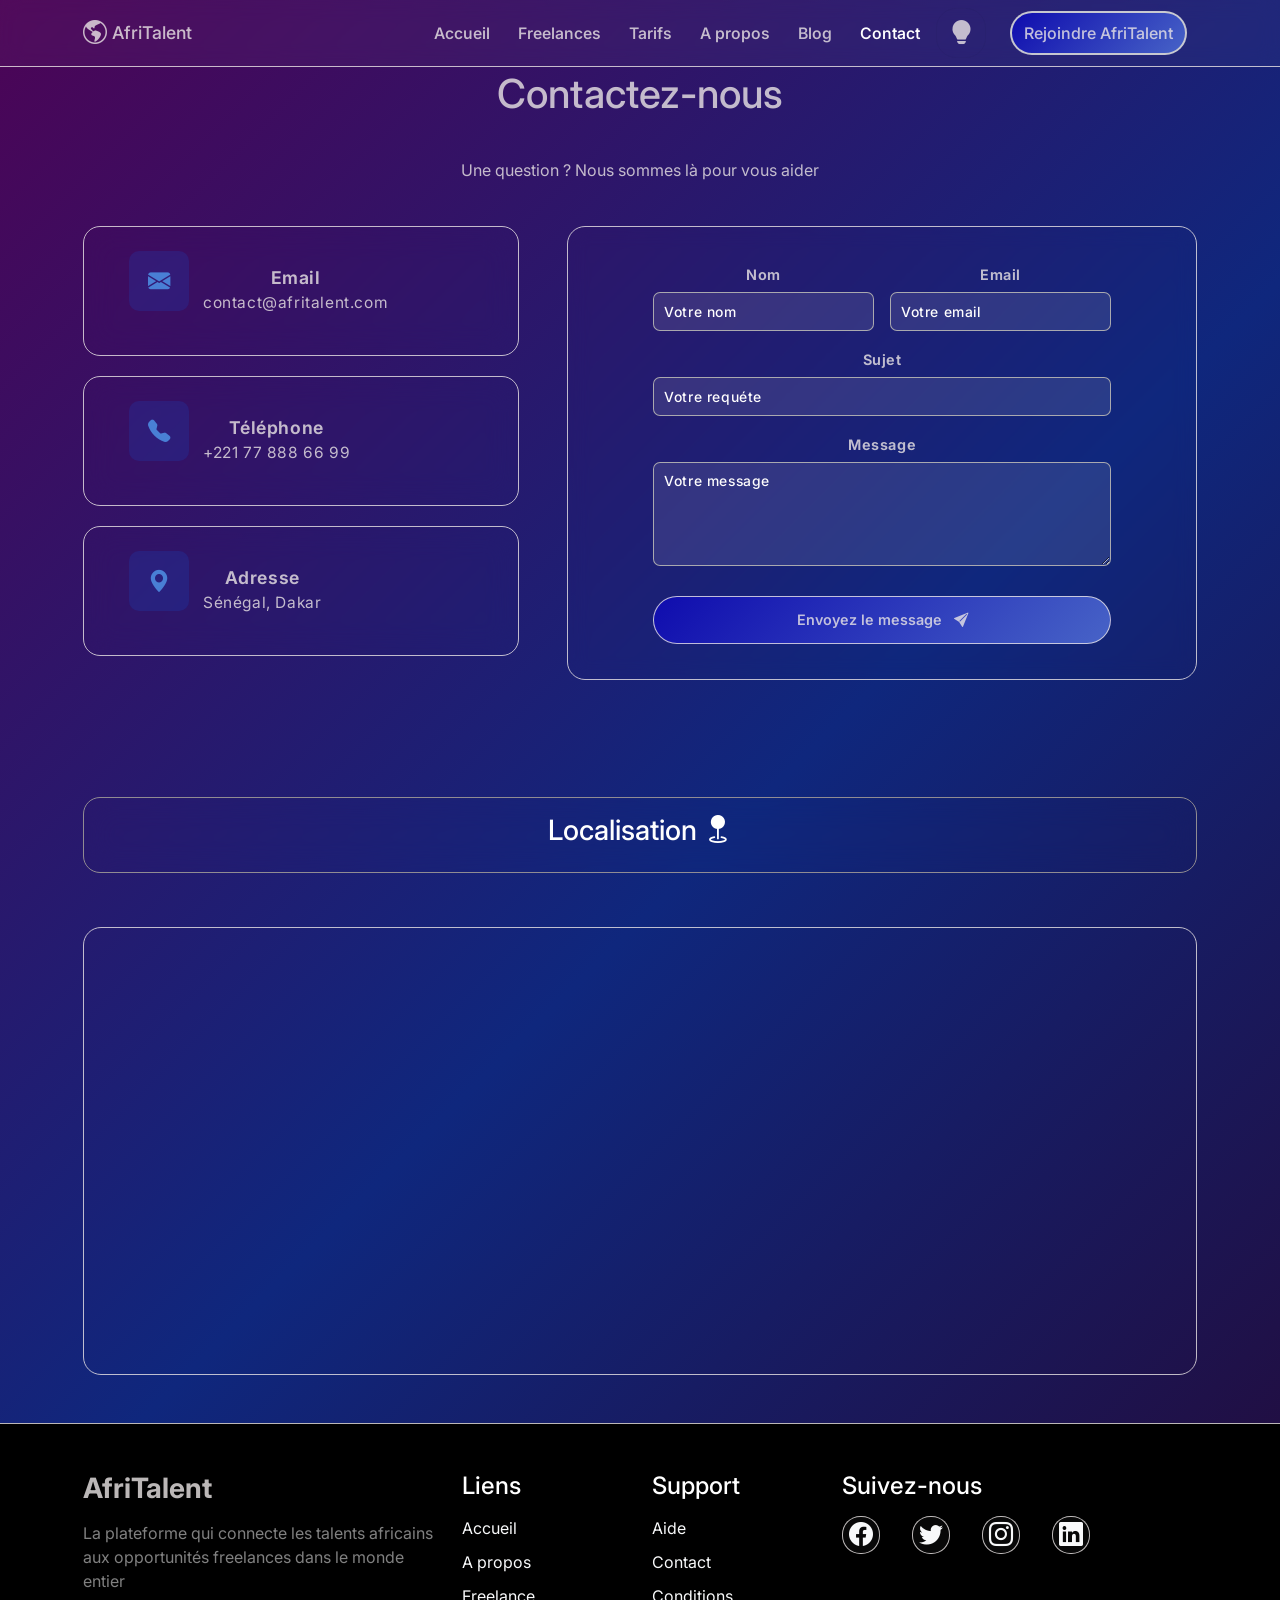
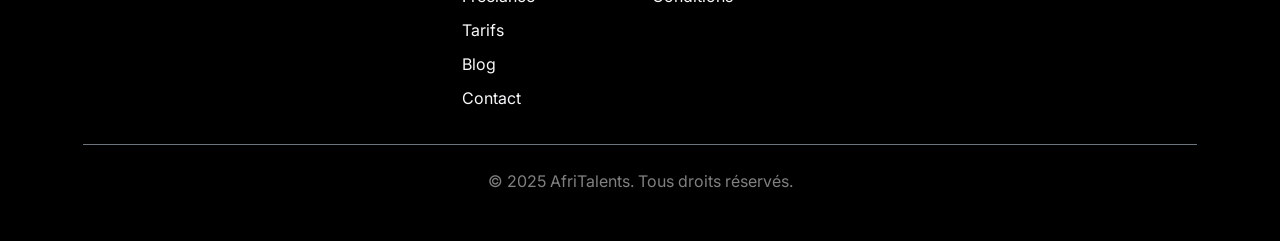
<file: contact.html>
<!DOCTYPE html>
<html lang="en">
<head>
    <!-- 
    ====================================== --> 
    <!-- METHADONNEES --> 
    <!--
    ====================================== -->
    <meta charset="UTF-8">
    <meta name="viewport" content="width=device-width, initial-scale=1.0">
    <title>Contact</title>
    <!-- 
    ====================================== --> 
    <!-- FEUILLES DE STYLE --> 
    <!--
    ====================================== -->
    <!-- Bootstrap CSS -->
    <link rel="stylesheet" href="https://cdn.jsdelivr.net/npm/bootstrap@5.3.0/dist/css/bootstrap.min.css">
    <!-- Bootstrap Icons -->
    <link rel="stylesheet" href="https://cdn.jsdelivr.net/npm/bootstrap-icons@1.13.1/font/bootstrap-icons.min.css">
    <!-- Fichier CSS -->
    <link rel="stylesheet" href="css/style.css" type="text/css">
    <!-- 
     ====================================== --> 
    <!-- GOOGLE FONTS --> 
    <!--
     ====================================== -->
    <link rel="preconnect" href="https://fonts.googleapis.com">
    <link rel="preconnect" href="https://fonts.gstatic.com" crossorigin>
    <link href="https://fonts.googleapis.com/css2?family=Inter:ital,opsz,wght@0,14..32,100..900;1,14..32,100..900&family=Poppins:ital,wght@0,100;0,200;0,300;0,400;0,500;0,600;0,700;0,800;0,900;1,100;1,200;1,300;1,400;1,500;1,600;1,700;1,800;1,900&display=swap" rel="stylesheet">
    <link rel="preconnect" href="https://fonts.googleapis.com">
    <link rel="preconnect" href="https://fonts.gstatic.com" crossorigin>
    <link href="https://fonts.googleapis.com/css2?family=Inter:ital,opsz,wght@0,14..32,100..900;1,14..32,100..900&family=Poppins:ital,wght@0,100;0,200;0,300;0,400;0,500;0,600;0,700;0,800;0,900;1,100;1,200;1,300;1,400;1,500;1,600;1,700;1,800;1,900&display=swap" rel="stylesheet">
</head>
<body>
    <!-- 
    ====================================== --> 
    <!-- BARRE DE NAVIGATION --> 
    <!--
    ====================================== -->
    <nav class="navbar navbar-expand-lg navbar-dark custom-navbar fixed-top"> 
      <div class="container">    
        <!-- Logo -->
        <a class="navbar-brand d-flex align-items-center" href="index.html">
            <i class="bi bi-globe-americas"></i>
            <span class="logo-text">Afri<span>Talent</span></span>
        </a>
        <!-- Bouton menu mobile -->
            <button class="navbar-toggler" type="button" 
                data-bs-toggle="collapse"
                data-bs-target="#navMenu"
                aria-controls="navMenu" 
                aria-expanded="false" 
                aria-label="Toggle navigation">
                <span class="navbar-toggler-icon"></span>
            </button>  
        <!-- Bouton menu principale -->
        <div class="collapse navbar-collapse" id="navMenu"> 
            <ul class="navbar-nav ms-auto fw-bold"> 
            <!-- Liens de navigation -->  
                <li class="nav-item"><a class="nav-link" 
                href="index.html">Accueil</a></li> 
                <li class="nav-item"><a class="nav-link" 
                 href="freelances.html">Freelances</a></li> 
                <li class="nav-item"><a class="nav-link" 
                href="tarifs.html">Tarifs</a></li> 
                <li class="nav-item"><a class="nav-link" href="about.html">A 
                propos</a></li> 
                <li class="nav-item"><a class="nav-link" 
                href="blog.html">Blog</a></li> 
                <li class="nav-item"><a class="nav-link active" 
                href="contact.html">Contact</a></li>
                <!-- Bouton théme -->
                <li class="nav-item"><button id="theme-toggle" class="btn btn-outline-secondary btn-sm mx-2"><i class="bi bi-lightbulb-fill fs-4"></i></button></li>
                <li class="nav-item ms-lg-3"><a class="nav-btn-cta" href="contact.html">Rejoindre AfriTalent</a></li>
                </ul> 
            </div> 
         </div> 
    </nav> 
<!-- 
====================================== --> 
<!-- CONTENU PRINCIPAL --> 
<!--
====================================== -->
<main>
<!-- 
====================================== --> 
<!-- SECTION CONTACT --> 
<!--
====================================== -->
<section class="contact-section">
    <div class="container">
        <div class="text-center mb-3">
           <h1 class="hero-title-text">Contactez-nous</h1>
           <p class="section-description">Une question ? Nous sommes là pour vous aider</p>
        </div>

        <div class="row g-5">
        <!-- Information de contact -->
            <div class="col-12 col-md-5">
                <div class="contact-info-wrapper">
                <!-- Carte email -->
                    <div class="water-card contact-info-item">
                        <div class="icon-box">
                        <i class="bi bi-envelope-fill"></i>
                    </div>
                    <div class="contact-info-text">
                    <h2>Email</h2>
                    <p>contact@afritalent.com</p>
                </div>
            </div>
            <!-- Carte telephone -->
            <div class="water-card contact-info-item">
                <div class="icon-box">
                    <i class="bi bi-telephone-fill"></i>
                </div>
                <div class="contact-info-text">
                <h2>Téléphone</h2>
                <p>+221 77 888 66 99</p>
                </div>
            </div>
            <!-- Carte adresse -->
            <div class="water-card contact-info-item">
                <div class="icon-box">
                    <i class="bi bi-geo-alt-fill"></i>
                </div>
                <div class="contact-info-text">
                <h2>Adresse</h2>
                <p>Sénégal, Dakar</p>
                </div>
            </div>
        </div>
    </div>
    <!-- 
    ====================================== --> 
    <!-- FORMULAIRE DE COLONNE --> 
    <!--
    ====================================== -->
    <div class="col-12 col-md-7">
        <div class="water-card contact-form-container">
            <form id="contactForm" class="contact-form">
                <div class="row g-3">
                    <!-- Champ Nom -->
                    <div class="form-group col-12 col-md-6">
                        <label for="name" class="form-label">Nom</label>
                        <input type="text" id="name" class="form-control" placeholder="Votre nom" required>
                        <small id="nameError" class="text-danger"></small>
                    </div>
                    <!-- Champ email -->
                     <div class="form-group col-12 col-md-6">
                        <label for="email" class="form-label">Email</label>
                        <input type="email" id="email" class="form-control" placeholder="Votre email" required>
                        <small id="emailError" class="text-danger"></small>
                    </div>
                    <!-- Champ sujet -->
                     <div class="col-12">
                        <label for="subject" class="form-label">Sujet</label>
                        <input type="text" id="subject" class="form-control" placeholder="Votre requéte" required>
                        <small id="subjectError" class="text-danger"></small>
                    </div>
                    <!-- Champ Message -->
                      <div class="form-group col-12">
                        <label for="message" class="form-label">Message</label>
                        <textarea class="form-control" id="message" rows="4" placeholder="Votre message" required></textarea>
                        <small id="messageError" class="text-danger"></small>
                    </div>
                    <!-- Bouton d'envoi -->
                    <div class="col-12">
                        <button type="submit" class="btn-btn-cta w-100">
                           Envoyez le message <i class="bi bi-send-fill ms-2"></i>
                        </button>
                    </div>
                </div>
            </form>
        </div>
      </div>
    </div>
</div>
</section>
<!-- 
====================================== --> 
<!-- SECTION LOCALISATION --> 
<!--
====================================== -->
<section class="container my-5 pt-4">
    <div class="water-card p-3">
        <h3 class=" text-white mb-2 px-2 text-center align-items-center">Localisation <i class="bi bi-geo-fill fs-3"></i></h3>
    </div>
    <!-- Carte Google Maps --> 
    <div class="map-container">
        <iframe src="https://www.google.com/maps/embed?pb=!1m18!1m12!1m3!1d123451.4979378498!2d-17.458238862055495!3d14.776953435369041!2m3!1f0!2f0!3f0!3m2!1i1024!2i768!4f13.1!3m3!1m2!1s0xec10b47b6b25bcd%3A0x93fc379138ad34b2!2sGuediawaye!5e0!3m2!1sen!2ssn!4v1778242115286!5m2!1sen!2ssn" allowfullscreen="" loading="lazy" referrerpolicy="no-referrer-when-downgrade"></iframe>
    </div>
</section>
</main>
<!-- 
====================================== --> 
<!-- PIED DE PAGE --> 
<!--
 ====================================== -->
<footer class="custom-footer mt-5 py-5"> 
    <div class="container">
    <!-- Colonne du footer -->
       <div class="row g-4">
        <!-- Présentation -->
           <div class="col-12 col-md-6 col-lg-4">
              <h3 class="fw-bold mb-3">AfriTalent</h3>
              <p class="text-white-50">La plateforme qui connecte les talents africains aux 
                opportunités freelances dans le monde entier
              </p>
        </div>
        <!-- Liens rapides -->
        <div class="col-6 col-md-3 col-lg-2">
            <h4 class="text-white mb-3">Liens</h4>
            <ul class="list-unstyled footer-links">
               <li><a href="index.html" class="text-light text-decoration-none">Accueil</a></li>
               <li><a href="about.html" class="text-light text-decoration-none">A propos</a></li>
               <li><a href="freelances.html" class="text-light text-decoration-none">Freelance</a></li>
               <li><a href="tarifs.html" class="text-light text-decoration-none">Tarifs</a></li>
               <li><a href="blog.html" class="text-light text-decoration-none">Blog</a></li>
               <li><a href="contact.html" class="text-light text-decoration-none">Contact</a></li>
            </ul>
        </div>
        <!-- Support -->
       <div class="col-6 col-md-3 col-lg-2">
           <h4 class="text-white mb-3">Support</h4>
           <ul class="list-unstyled footer-links">
              <li><a href="" class="text-light text-decoration-none">Aide</a></li>
              <li><a href="contact.html" class="text-light text-decoration-none">Contact</a></li>
              <li><a href="" class="text-light text-decoration-none">Conditions</a></li>
          </ul>
       </div>
       <!-- Réseaux sociaux -->
       <div class="col-12 col-md-12 col-lg-4">
           <h4 class="text-white mb-3">Suivez-nous</h4>
           <div class="d-flex gap-3 socials-icons">
               <a href="" class="text-light me-3" aria-label="Facebook"><i class="bi bi-facebook fs-4"></i></a>
               <a href="" class="text-light me-3" aria-label="Twitter"><i class="bi bi-twitter fs-4"></i></a>
               <a href="" class="text-light me-3" aria-label="Instagram"><i class="bi bi-instagram fs-4"></i></a>
               <a href="" class="text-light me-3" aria-label="Linkedin"><i class="bi bi-linkedin fs-4"></i></a>
           </div>
         </div>
      </div>
      <!-- Copyright -->
      <div class="border-top border-secondary mt-4 pt-4 text-center">
        <p class="text-white-50 mb-0">&copy; 2025 AfriTalents. Tous droits réservés.</p>
     </div>
 </div>
</footer> 
<!-- 
====================================== --> 
<!-- SCRIPTS JAVASCRIPT --> 
<!--
====================================== -->
    
<!-- Bootstrap JS -->
<script 
src="https://cdn.jsdelivr.net/npm/bootstrap@5.3.0/dist/js/bootstrap.bundle.min.js"
></script> 

<script src="js/main.js"></script>

</body>
</html>
</file>
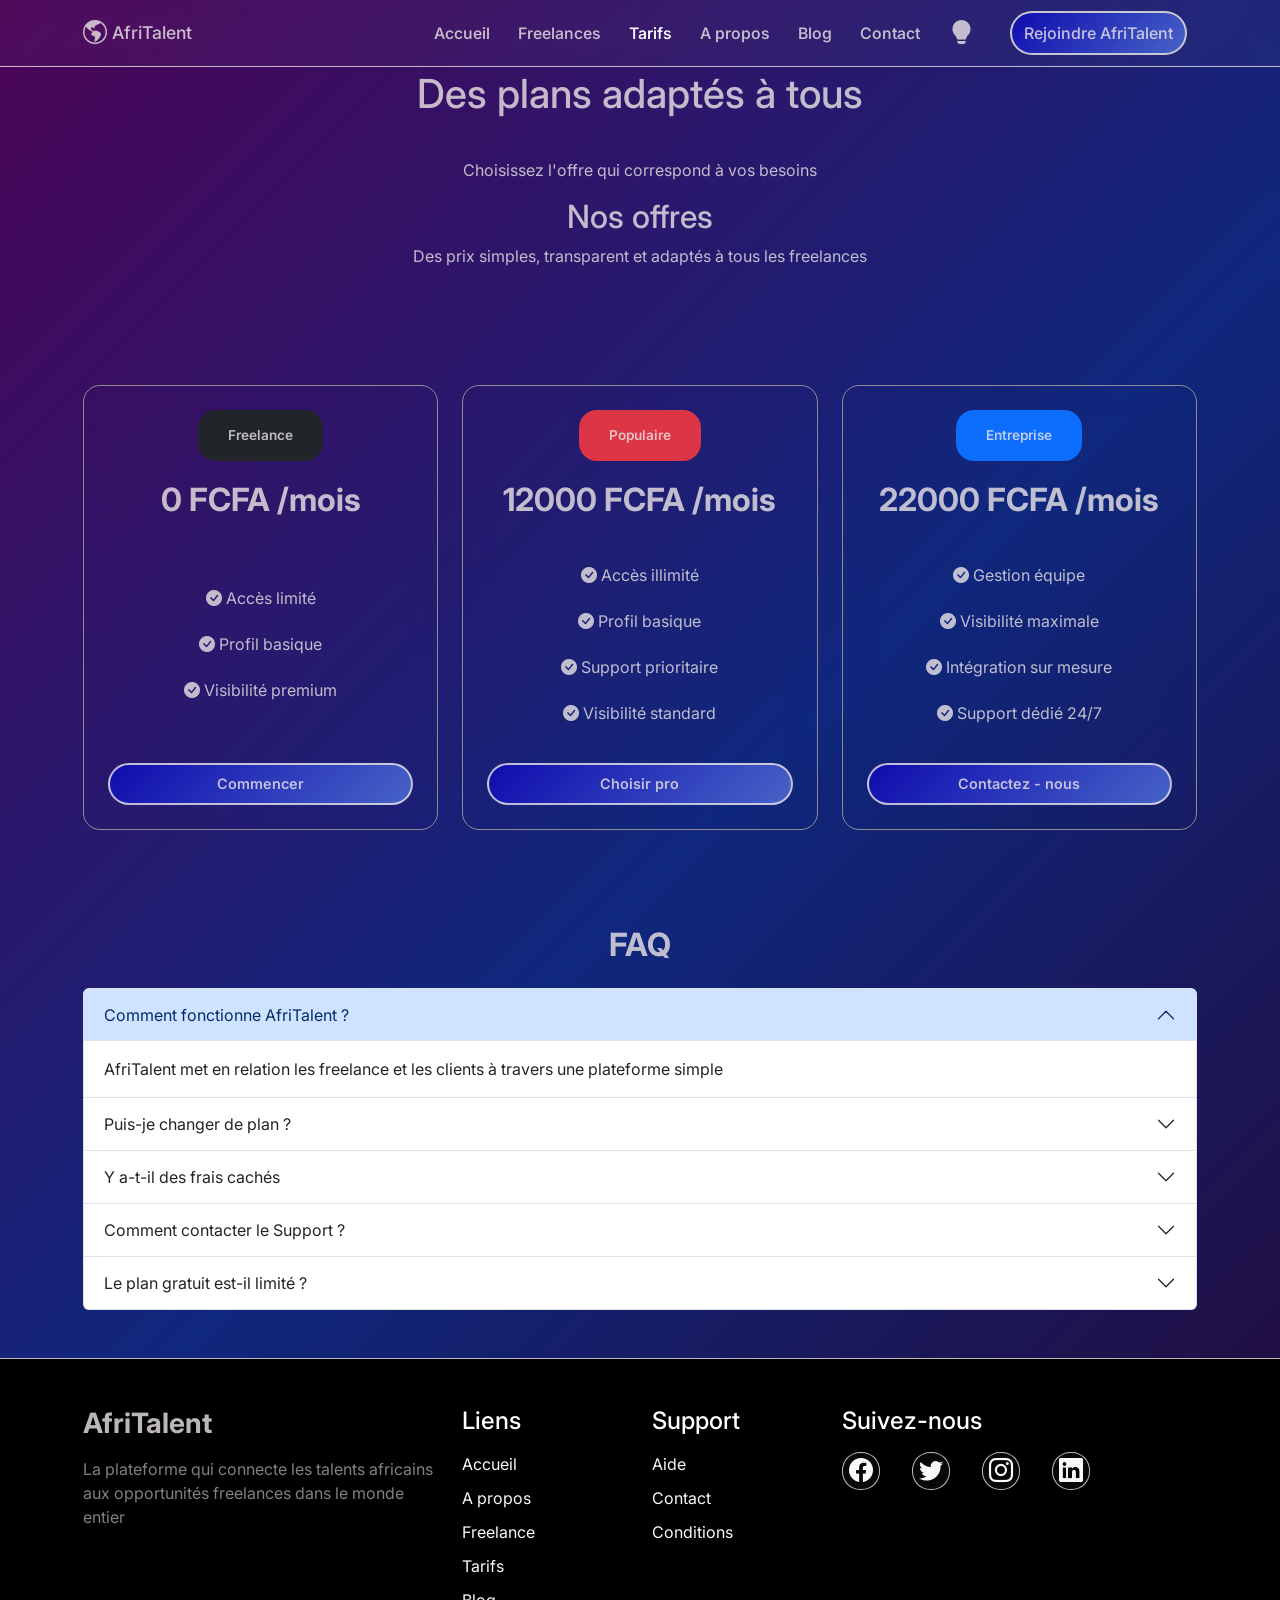
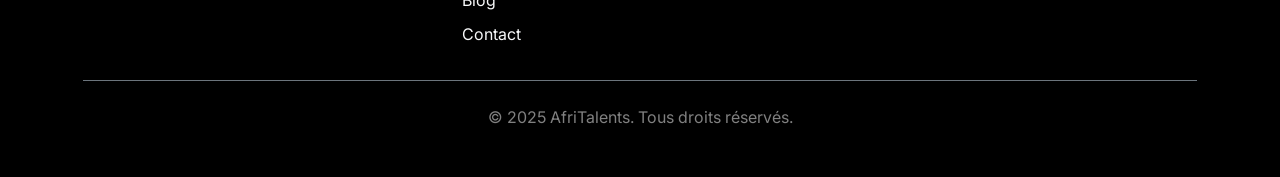
<file: tarifs.html>
<!DOCTYPE html>
<html lang="fr">
<head>
    <!-- 
    ====================================== --> 
    <!-- METHADONNEES --> 
    <!--
    ====================================== -->
    <meta charset="UTF-8">
    <meta name="viewport" content="width=device-width, initial-scale=1.0">
    <title>Tarifs</title>
     <!-- 
    ====================================== --> 
    <!-- FEUILLES DE STYLE --> 
    <!--
    ====================================== -->
    <!-- Bootstrap CSS -->
     <link rel="stylesheet" href="https://cdn.jsdelivr.net/npm/bootstrap@5.3.0/dist/css/bootstrap.min.css">
     <!-- Bootstrap Icons -->
     <link rel="stylesheet" href="https://cdn.jsdelivr.net/npm/bootstrap-icons@1.13.1/font/bootstrap-icons.min.css">
     <!-- Fichier CSS -->
      <link rel="stylesheet" href="css/style.css" type="text/css">
        <!-- 
    ====================================== --> 
    <!-- GOOGLE FONTS --> 
    <!--
    ====================================== -->
     <link rel="preconnect" href="https://fonts.googleapis.com">
     <link rel="preconnect" href="https://fonts.gstatic.com" crossorigin>
     <link rel="preconnect" href="https://fonts.googleapis.com">
     <link rel="preconnect" href="https://fonts.gstatic.com" crossorigin>  
     <link href="https://fonts.googleapis.com/css2?family=Inter:ital,opsz,wght@0,14..32,100..900;1,14..32,100..900&family=Poppins:ital,wght@0,100;0,200;0,300;0,400;0,500;0,600;0,700;0,800;0,900;1,100;1,200;1,300;1,400;1,500;1,600;1,700;1,800;1,900&display=swap" rel="stylesheet">
</head>
<body>
    <!-- 
    ====================================== --> 
    <!-- BARRE DE NAVIGATION --> 
    <!--
    ====================================== -->
    <nav class="navbar navbar-expand-lg navbar-dark custom-navbar fixed-top"> 
        <div class="container">    
            <!-- Logo -->
           <a class="navbar-brand d-flex align-items-center" href="index.html">
             <i class="bi bi-globe-americas"></i>
             <span class="logo-text">Afri<span>Talent</span></span>
           </a>
               <!-- Bouton menu mobile -->
               <button class="navbar-toggler" type="button" 
                  data-bs-toggle="collapse"
                  data-bs-target="#navMenu"
                  aria-controls="navMenu" 
                  aria-expanded="false" 
                  aria-label="Toggle navigation">
                  <span class="navbar-toggler-icon"></span>
              </button>  
              <!-- Bouton menu principale -->
            <div class="collapse navbar-collapse" id="navMenu"> 
                <ul class="navbar-nav ms-auto fw-bold"> 
                    <!-- Liens de navigation -->
                    <li class="nav-item"><a class="nav-link" 
                    href="index.html">Accueil</a></li> 
                    <li class="nav-item"><a class="nav-link" 
                    href="freelances.html">Freelances</a></li> 
                    <li class="nav-item"><a class="nav-link active" 
                    href="tarifs.html">Tarifs</a></li> 
                    <li class="nav-item"><a class="nav-link" href="about.html">A 
                    propos</a></li> 
                    <li class="nav-item"><a class="nav-link" 
                    href="blog.html">Blog</a></li> 
                    <li class="nav-item"><a class="nav-link" 
                    href="contact.html">Contact</a></li>
                    <!-- Bouton théme -->
                    <li class="nav-item"><button id="theme-toggle" class="btn btn-outline-secondary btn-sm mx-2"><i class="bi bi-lightbulb-fill fs-4"></i></button></li>
                    <li class="nav-item ms-lg-3"><a class="nav-btn-cta" href="contact.html">Rejoindre AfriTalent</a></li>
                </ul> 
            </div> 
         </div> 
    </nav> 
    <!-- 
    ====================================== --> 
    <!-- CONTENU PRINCIPAL --> 
    <!--
    ====================================== -->
<main>
<!-- 
====================================== --> 
<!-- EN-TETE DE TARIFICATION --> 
<!--
 ====================================== -->
<section class="price-section">
    <div class="pricing-header text-center">
        <h1>Des plans adaptés à tous</h1>
        <p>Choisissez l'offre qui correspond à vos besoins</p>
        <div class="text-center mb-4">
            <h2>Nos offres</h2>
            <p>Des prix simples, transparent et adaptés à tous les freelances</p>
        </div>
    </div>
</section>
<!-- 
====================================== --> 
<!-- CARTE DE TARIFICATION --> 
<!--
====================================== -->
<section class="container py-5">
    <div class="row g-4 justify-content-center">
        <!-- Plan Gratuit -->
        <div class="col-12 col-md-6 col-lg-4">
            <div class="water-card price-card p-4">
                <div class="price-header mb-4">
                    <span class="price-badge bg-dark">Freelance</span>
                    <h3 class="price-amount m-0">0 FCFA <span>/mois</span></h3>
                </div>
                    <ul class="price-features">
                        <li><i class="bi bi-check-circle-fill"></i>Accès limité</li>
                        <li><i class="bi bi-check-circle-fill"></i>Profil basique</li>
                        <li><i class="bi bi-check-circle-fill"></i>Visibilité premium</li>
                    </ul>
                    <button class="btn btn-pricing-action w-100 mt-3" aria-label="Veuillez commencer">Commencer</button>
                </div>  
            </div>
            <!-- Plan Professionel -->
            <div class="col-12 col-md-6 col-lg-4">
                <div class="water-card price-card p-4">
                    <div class="price-header mb-4">
                        <span class="price-badge bg-danger">Populaire</span>
                        <h3 class="price-amount m-0">12000 FCFA<span> /mois</span></h3>
                    </div>
                        <ul class="price-features">
                            <li><i class="bi bi-check-circle-fill"></i>Accès illimité</li>
                            <li><i class="bi bi-check-circle-fill"></i>Profil basique</li>
                            <li><i class="bi bi-check-circle-fill"></i>Support prioritaire</li>
                            <li><i class="bi bi-check-circle-fill"></i>Visibilité standard</li>
                        </ul>
                        <button class="btn btn-pricing-action w-100 mt-3" aria-label="Choisir l'offre pro">Choisir pro</button>
                    </div>  
                </div>
                <!-- Plan Entreprise -->
                <div class="col-12 col-md-6 col-lg-4">
                    <div class="water-card price-card p-4">
                        <div class="price-header mb-4">
                            <span class="price-badge bg-primary">Entreprise</span>
                            <h3 class="price-amount m-0">22000 FCFA<span> /mois</span></h3>
                        </div>
                        <ul class="price-features">
                            <li><i class="bi bi-check-circle-fill"></i>Gestion équipe</li>
                            <li><i class="bi bi-check-circle-fill"></i>Visibilité maximale</li>
                            <li><i class="bi bi-check-circle-fill"></i>Intégration sur mesure</li>
                            <li><i class="bi bi-check-circle-fill"></i>Support dédié 24/7</li>
                        </ul>
                        <button class="btn btn-pricing-action w-100 mt-3" aria-label="Veuillez nous contacter">Contactez - nous</button>
                    </div>  
               </div>
         </div>
 </section>
<!-- 
====================================== --> 
<!-- FAQ ACCORDEON EN BOOTSTRAPprice --> 
<!--
====================================== -->
<section class="container my-5">
    <h2 class="text-center fw-bold mb-4">FAQ</h2>
    <!-- Accordéon Bootstrap -->
    <div class="accordion" id="faq">
    <!-- Question 1 -->
        <div class="accordion-item">
            <h2 class="accordion-header"><button class="accordion-button" data-bs-toggle="collapse" data-bs-target="#q1">Comment fonctionne AfriTalent ?</button></h2>
            <div  id="q1" class="accordion-collapse collapse show">
                <div class="accordion-body">
                    AfriTalent met en relation les freelance et les clients à travers une plateforme simple
                </div>
            </div>
        </div>
         <!-- Question 2 -->
        <div class="accordion-item">
            <h2 class="accordion-header"><button class="accordion-button collapsed" data-bs-toggle="collapse" data-bs-target="#q2">Puis-je changer de plan ?</button></h2>
            <div id="q2" class="accordion-collapse collapse">
               <div class="accordion-body">
                Oui, vous pouvez changer votre plan à tout moment.
               </div>
            </div>
        </div>
          <!-- Question 3 -->
        <div class="accordion-item">
            <h2 class="accordion-header"><button class="accordion-button collapsed" data-bs-toggle="collapse" data-bs-target="#q3" >Y a-t-il des frais cachés </button></h2>
            <div id="q3" class="accordion-collapse collapse">
                <div class="accordion-body">
                    Non, tous les tarifs sont transparents
                </div>
            </div>
        </div>
        <!-- Question 4 -->
        <div class="accordion-item">
            <h2 class="accordion-header"><button class="accordion-button collapsed" data-bs-toggle="collapse" data-bs-target="#q4">Comment contacter le Support ?</button></h2>
            <div id="q4" class="accordion-collapse collapse">
                <div class="accordion-body">
                    Le Support est accessible via votre espace utilisateur.
                </div>
            </div>
        </div>
        <!-- Question 5 -->
        <div class="accordion-item">
            <h2 class="accordion-header"><button class="accordion-button collapsed" data-bs-toggle="collapse" data-bs-target="#q5">Le plan gratuit est-il limité ?</button></h2>
            <div id="q5" class="accordion-collapse collapse">
                <div class="accordion-body">
                    Oui, certaines fonctionnalités sont réservées aux plans payants.
                </div>
            </div>
        </div>
    </div>
</section>
</main>
<!-- 
====================================== --> 
<!-- PIED DE PAGE --> 
<!--
====================================== -->
<footer class="custom-footer mt-5 py-5"> 
   <div class="container">
       <!--Colonne du footer -->
       <div class="row g-4">
        <!--Présentation -->
           <div class="col-12 col-md-6 col-lg-4">
              <h3 class="fw-bold mb-3">AfriTalent</h3>
              <p class="text-white-50">La plateforme qui connecte les talents africains aux 
                opportunités freelances dans le monde entier
              </p>
        </div>
        <!-- Liens rapides -->
        <div class="col-6 col-md-3 col-lg-2">
            <h4 class="text-white mb-3">Liens</h4>
            <ul class="list-unstyled footer-links">
               <li><a href="index.html" class="text-light text-decoration-none">Accueil</a></li>
               <li><a href="about.html" class="text-light text-decoration-none">A propos</a></li>
               <li><a href="freelances.html" class="text-light text-decoration-none">Freelance</a></li>
               <li><a href="tarifs.html" class="text-light text-decoration-none">Tarifs</a></li>
               <li><a href="blog.html" class="text-light text-decoration-none">Blog</a></li>
               <li><a href="contact.html" class="text-light text-decoration-none">Contact</a></li>
            </ul>
        </div>
        <!-- Support -->
       <div class="col-6 col-md-3 col-lg-2">
           <h4 class="text-white mb-3">Support</h4>
           <ul class="list-unstyled footer-links">
              <li><a href="" class="text-light text-decoration-none">Aide</a></li>
              <li><a href="contact.html" class="text-light text-decoration-none">Contact</a></li>
              <li><a href="" class="text-light text-decoration-none">Conditions</a></li>
          </ul>
       </div>
       <!-- Réseaux sociaux -->
       <div class="col-12 col-md-12 col-lg-4">
         <h4 class="text-white mb-3">Suivez-nous</h4>
            <div class="d-flex gap-3 socials-icons">
               <a href="" class="text-light me-3" aria-label="Facebook"><i class="bi bi-facebook fs-4"></i></a>
               <a href="" class="text-light me-3" aria-label="Twitter"><i class="bi bi-twitter fs-4"></i></a>
               <a href="" class="text-light me-3" aria-label="Instagram"><i class="bi bi-instagram fs-4"></i></a>
               <a href="" class="text-light me-3" aria-label="Linkedin"><i class="bi bi-linkedin fs-4"></i></a>
           </div>
        </div>
      </div>
      <!-- Copyright -->
      <div class="border-top border-secondary mt-4 pt-4 text-center">
        <p class="text-white-50 mb-0">&copy; 2025 AfriTalents. Tous droits réservés.</p>
     </div>
 </div>
</footer> 
<!-- 
====================================== --> 
<!--SCRIPTS JAVASCRIPT --> 
<!--
====================================== -->
    
<!--Bootstrap JS -->
<script 
src="https://cdn.jsdelivr.net/npm/bootstrap@5.3.0/dist/js/bootstrap.bundle.min.js"
></script> 

<script src="js/main.js"></script>

</body>
</html>
</file>
<file: css/style.css>
/*
=========================================
====================/
/ VARIABLES GLOBALES/
/
========================================
===================*/ 
:root {
   --font-primary: 'Poppins',sans-serif;
   --font-secondary: 'Inter', sans-serif;

   --color-primary: linear-gradient(135deg, #0f0cae, #4763c7);
   --color-primary-hover: linear-gradient(180deg, #1f3677, #040b2b);
   --color-bg: linear-gradient(135deg, #4c0456 0%, rgb(15, 39, 125) 50%, #27062f 100%);
   --color-dark-overlay: rgba(17, 17, 18, 0.75);
   --color-text-muted:rgba(235, 230, 230, 0.796);

   --transition-fst: all 0.2s ease;
   --transition-sm: cubic-bezier(0.14, 1, 0.3, 1);
}
/*
=========================================
====================/
/ STYLE GLOBAUX/
/
========================================
===================*/ 
body {
    background: var(--color-bg);
    color: var(--color-text-muted);
    font-family: var(--font-secondary);
}
 h1,h2, h3, h4, h5, h6,p {
    color: var(--color-text-muted);
}
a {
    text-decoration: none;
}
.about-hero-section,
.hero-content,
.price-section,
.blog-hero,
.freelance-hero,
.contact-section {
    padding: 70px 0 45px 0;
    background-size: cover;
    position: relative;
    background-position: center;
    background-repeat: no-repeat;
}
.icon-box {
    width: 60px;
    height: 60px;
    background: rgba(13, 110, 254, 0.14);
    color: #497fd5;
    border-radius: 10px;
    display: flex;
    align-items: center;
    font-size: 1.4rem;
    justify-content: center;
    margin-bottom: 20px;
}
/*
=========================================
====================/
/NAVBAR/
/
========================================
===================*/ 
.navbar {
    background-color: rgba(254, 254, 254, 0.03);
    backdrop-filter: blur(10px);
    -webkit-backdrop-filter: blur(10px);
    border-bottom: 1px solid var(--color-text-muted);
    padding: 8px 0;
    transition: var(--transition-fst);
}
.navbar-nav {
    align-items: center;
}
.navbar-brand {
    font-weight: 690;
    font-size: 1.5rem;
    color: var(--color-text-muted);
    text-decoration: none;
}
.navbar-brand:hover {
    color: rgb(6, 52, 255);
}
.nav-link {
    color: var(--color-text-muted);
    font-weight: 550;
    font-size: 0.99rem;
    line-height: 1.2;
    margin-left: 12px;
    transition: var(--transition-fst);
    font-family: var(--font-secondary);
}
.nav-link:hover, .nav-link.active {
   color: rgb(5, 68, 216);
}
.navbar-scrolled {
    background-color:  rgba(14, 12, 12, 0.868);
    box-shadow: 0 4px 6px rgba(254, 254, 254, 0.02);
    padding: 8px 0;
}
.logo-text {
   font-size: 1.1rem;
   font-weight: 520;
   margin-left: 5px;
}
/*
=========================================
====================/
/ BUTTONS /
/
========================================
===================*/ 
.nav-btn-cta {
    background: var(--color-primary);
    color: var(--color-text-muted);
    border: 2px solid rgba(211, 211, 211, 0.933);
    padding: 8px 12px;
    border-radius: 45px;
    margin-right: 10px;
    text-decoration: none;
    font-weight: 520;
    transition: var(--transition-fst);
    display: inline-block;
}
.nav-btn-cta:hover {
    background: var(--color-primary-hover);
    transform: translateY(-3px);
    box-shadow: 0 8px 24px rgba(0, 196, 254, 0.3);
}
.btn-hero-cta {
    background: var(--color-primary);
    color: var(--color-text-muted);
    border: 1px solid var(--color-text-muted);
    transition: var(--transition-fst);
    border: 1px solid rgba(211, 211, 211, 0.933);
    padding: 10px 20px;
    display: inline-block;
    font-size: 1rem;
    border-radius: 48px;
    font-weight: 590;
    text-decoration: none;
    transition: var(--transition-fst);
}
.btn-hero-cta:hover {
    background: var(--color-primary-hover);
    color: var(--color-text-muted);
    transform: translateY(-3px);
    box-shadow: 0 8px 24px rgba(0, 196, 254, 0.3);
}
.btn-submit-water {
    background: var(--color-primary);
    color: var(--color-text-muted);
    border: 1px solid rgba(211, 211, 211, 0.933);
    padding: 6px 14px;
    transition: var(--transition-fst);
    border-radius: 20px;
    letter-spacing: 0.7px;
     
}
.btn-submit-water:hover {
    background: var(--color-primary-hover);
    transform: translateY(-3px);
    color: var(--color-text-muted);
    box-shadow: 0 8px 24px rgba(0, 196, 254, 0.3);
    border: 2px solid rgba(211, 211, 211, 0.933);
} 
.btn-pricing-action {
    background: var(--color-primary);
    color: var(--color-text-muted);
    transition: var(--transition-fst);
    font-weight: 590;
    font-size: 0.9rem;
    border: 2px solid var(--color-text-muted);
    padding: 8px 18px;
    border-radius: 28px;
}
.btn-pricing-action:hover {
    background: var(--color-primary-hover);
    color: var(--color-text-muted);
    box-shadow: 0 8px 24px rgba(0, 196, 254, 0.3);
    border: 2px solid var(--color-text-muted);
    transform: translateY(-3px);
}
.btn-filter {
    background: rgba(254, 254, 254, 0.04);
    border: 1px solid var(--color-text-muted);
    color: var(--color-text-muted);
    border: 1px solid rgba(181, 179, 179, 0.933);
    padding: 10px 35px;
    border-radius: 24px;
    font-size: 1rem;
    font-weight: 600;
    transition: var(--transition-fst);
}
.btn-filter:hover, .btn-filter.active {
    background: var(--color-primary);
    color: var(--color-text-muted);
}
/*
=========================================
====================/
/HERO-SECTION/
/
========================================
===================*/ 
.hero-section {
    background-repeat: no-repeat;
    background-size: cover;
    background-position: center;
    object-fit: cover;
    position: relative;
    min-height: 100vh;
    background-image :linear-gradient(180deg, rgba(0, 0, 0, 0.7) 0%, rgba(2, 3, 10, 0.816) 100%),url(https://images.unsplash.com/photo-1667818976270-f24b630a8c5f?w=500&auto=format&fit=crop&q=60&ixlib=rb-4.1.0&ixid=M3wxMjA3fDB8MHxzZWFyY2h8MjAwfHxmcmVlbGFuY2V8ZW58MHx8MHx8fDA%3D);
    display: flex;
}
.hero-overlay {
    position: absolute;
    top: 0;
    left: 0; 
    width: 100%;
    height: 100%;
    z-index: 1;
}
.hero-content-container {
    position: relative;
    z-index: 2;
    text-align: center;
}
.hero-title {
    font-size: 2.3rem;
    font-weight: 700;
    line-height: 1.6;
    color: var(--color-text-muted);
}
.hero-description {
    font-size: 1.1rem;
    font-weight: 600;
    color: var(--color-text-muted);
    margin-bottom: 36px;
    font-family: var(--font-secondary);
}
.hero-btn-separator {
    font-family: var(--font-primary);
    font-style: normal;
    font-size: 0.9rem;
    opacity: 0.8;
    margin: 10px 0;
    display: block;
}
.hero-btns span {
    font-family: var(--font-primary);
    font-size: 1.1rem;
    font-style: normal;
    opacity: 0.8;
}
.hero-stats-row {
    margin-top: 10px;
    max-width: 948px;
    margin-left: auto;
    margin-right: auto;
}
/*
=========================================
====================/
/CARTES GENERIQUES/
/
========================================
===================*/

.water-card {
    backdrop-filter: blur(15px);
    -webkit-backdrop-filter: blur(15px);
    border: 1px solid rgba(154, 149, 149, 0.929);
    border-radius: 17px;
    padding: 70px;
    text-align: center;
    transition: var(--transition-fst), box-shadow 0.3s ease;
    align-items: center;
}
.water-card small {
    color: rgba(254, 254, 254, 0.7);
    text-transform: uppercase;
    letter-spacing: 0.9px;
    font-weight: 590;
}
.water-card:hover {
    transform: translateY(-4px);
    box-shadow: 0 10px 22px rgba(55, 54, 54, 0.219);
}
/*
=========================================
====================/
/STATISTIQUES/
/
========================================
===================*/

.stat-box {
    padding: 10px;
    margin-top: 20px;
}
.stat-number {
    font-size: 2rem;
    font-weight: 900;
    line-height: 1.2;
    color: var(--color-text-muted);
    letter-spacing: 0.6px;
    margin-bottom: 4px;
    text-shadow: 0 0 14px rgba(204, 210, 212, 0.6);
}
.stat-number:hover {
   transform: scale(1.05);
   
}
.stat-label {
    display: block;
    font-size: 0.92rem;
    font-weight: 510;
    color: var(--color-text-muted);
    text-transform: uppercase;
    letter-spacing: 1px;
}
/*
=========================================
====================/
/FREELANCES/
/
========================================
===================*/

.freelance-card {
    text-align: left;
    padding: 28px 24px;
    height: 100%;
    display: flex;
    flex-direction: column;
    justify-content: space-between;
}
.freelance-card:hover .freelance-avatar-container img {
    transform: scale(1.06);
}
.freelance-card:hover .freelance-avatar-container {
    border-color: rgba(50, 48, 48, 0.6);
    box-shadow: 0 0 15px rgba(0, 195, 253, 0.24);
}
.freelance-badge {
    display: inline-flex;
    align-items: center;
    justify-content: center;
    gap: 5px;
    padding: 6px 17px;
    border-radius: 22px;
    font-size: 0.7rem;
    font-weight: 690;
    text-transform: uppercase;
    letter-spacing: 0.7px;
    backdrop-filter: blur(5px);
    margin-bottom: 20px;
    align-self: center;
}
.freelance-badge-junior {
    background: linear-gradient(135deg, #386b1a, #517e45);
    color: var(--color-text-muted);
}
.freelance-badge-senior {
    background: linear-gradient(135deg, #6b6b1a, #aea727);
    color: var(--color-text-muted);
}
.freelance-avatar-container {
    width: 100px;
    height: 100px;
    margin: 0 auto 12px auto;
    border-radius: 50%;
    border: 2px solid var(--color-text-muted);
    overflow: hidden;
    transition: var(--transition-fst);
}
.freelance-avatar-container img {
    width: 100%;
    height: 100%;
    object-fit: cover;
    transition: transform 0.4s ease;
}
.freelance-name {
    font-size: 1.10rem;
    font-weight: 695;
    margin-bottom: 3px;
    text-align: center;
}
.freelance-title {
    color: var(--color-text-muted);
    letter-spacing: 0.6px;
    font-size: 1rem;
    font-weight: 590;
    margin-bottom: 8px;
    text-align: center;
}
.freelance-exp {
    text-align: center;
    margin-bottom: 8px;
    font-size: 1.1rem;
    font-weight: 500;
    padding: 5px;
    color: rgba(0, 195, 253, 0.83);
}
.freelance-desc {
    font-size: 0.87rem;
    line-height: 1.4;
    text-align: center;
    color: rgba(235, 230, 230, 0.7);
    margin-bottom: 14px;
    flex-grow: 1;
}
.freelance-stars {
    text-align: center;
    color: gold;
    font-size: 0.8rem;
    letter-spacing: 2px;
    margin-bottom: 12px;
}
.btn-freelance {
    background: var(--color-primary);
    color: var(--color-text-muted);
    border: 1px solid var(--color-text-muted);
    border-radius: 18px;
    padding: 8px 16px;
    font-size: 0.8rem;
    font-weight: 590;
    transition: var(--transition-fst);
    width: 100%;
    
}
.btn-freelance:hover {
    background: var(--color-primary-hover);
    border: 1px solid rgba(211, 211, 211, 0.5);
    box-shadow: 0 8px 20px rgba(0, 196, 254, 0.3);
    border: 2px solid var(--color-text-muted);
    transform: translateY(-2px);
}
#freelance-list {
    row-gap: 26px;
    padding-left: 22px;
    padding-right: 22px;
}
.water-card.freelance-card {
    display: flex;
    flex-direction: column;
    height: 100%;
}
/*
=========================================
====================/
/TARIFICATION/
/
========================================
===================*/
.price-card {
    padding: 34px 24px;
    display: flex;
    text-align: center;
    flex-direction: column;
    justify-content: space-between;
    height: 100%;
    margin-bottom: 30px;
}
.price-card:hover {
    transform: translateY(-4px);
}
.price-badge {
    background-color: rgba(254, 254, 254, 0.05);
    padding: 15px 30px;
    border-radius: 18px;
    font-size: 0.85rem;
    font-weight: 600;
    display: inline-block;
    margin-bottom: 20px;
}
.price-amount {
    font-weight: 700;
    font-size: 1.5rem;
    margin-bottom: 8px;
}
.price-features {
    color: var(--color-text-muted);
}
.price-card ul {
    padding: 0;
    margin: 5px 0 0 0;
    display: flex;
    flex-direction: column;
    gap: 15px;
}
.price-amount small {
    font-size: 0.84rem;
    color: var(--color-text-muted);
    font-weight: 395;
}
.price-features li {
    font-size: 1rem;
    margin-bottom: 7px;
    display: flex;
    align-items: center;
    justify-content: center;
    gap: 4px;
}
/*
=========================================
====================/
/SECTION A PROPOS/
/
========================================
===================*/
.about-img-wrapper {
    position: relative;
    height: 350px;
    width: 100%;
    border: 1px solid var(--color-text-muted);
    overflow: hidden;
    border-radius: 14px;
}
.about-img-wrapper::before {
    content: '';
    position: absolute;
    top: 0;left: 0;width: 100%;height: 100%;
    z-index: 1;
    pointer-events: none;
}
.about-img-wrapper img {
    width: 100%;
    height: 400px;
    object-fit: cover;
    object-position: center;
    display: block;
}
.about-img-wrapper:hover img {
    transform: scale(1.04);
}
.team-section {
    padding: 58px 0;
}
.team-img-container{
    width: 150px;
    height: 120px;
    margin: 0 auto 15px auto;
    border-radius: 14px;
    overflow: hidden;
    margin-bottom: 18px;
}
.team-img-container img {
    width: 100%;
    height: 100%;
    object-fit: cover;
    transition: var(--transition-sm);
}
.values-card {
    padding: 30px;
    height: 100%;
    display: flex;
    flex-direction: column;
    align-items: center;
}
.team-card {
    height: 100%;
    display: flex;
    flex-direction: column;
    justify-content: flex-start;
    padding: 20px;
}
.team-card:hover .team-img-container img {
  transform: scale(1.04);
}
.team-card h3 {
    font-size: 1.21rem;
    font-weight: 690;
}
.team-socials i {
    display: flex;
    gap: 5px;
}
/*
=========================================
====================/
/BENTO GRID /
/
========================================
===================*/
.bento-card {
    padding: 24px;
    display: flex;
    flex-direction: column;
    justify-content: space-between;
    height: 100%;
    box-sizing: border-box;
}
.bento-grid {
    display: grid;
    grid-template-columns: repeat(3, 1fr);
    grid-auto-rows: minmax(140px, auto);
    gap: 15px;
    padding: 20px 0; 
}
.bento-grid .bento-card:nth-child(1) {
    grid-column: 1 / span 2;
    grid-row: 3 / span 1;
}
.bento-grid .bento-card:nth-child(2) {
    grid-column: 3 / span 1;
    grid-row: 1 / span 2;
}
.bento-grid .bento-card:nth-child(3) {
    grid-column: 3 / span 1;
    grid-row: 3 / span 1;
}
.bento-grid .bento-card:nth-child(4) {
    grid-column: 1 / span 2;
    grid-row: 1 / span 2;
}
.bento-card i {
    font-size: 2rem;
    color: var(--color-primary);
    margin-bottom: 14px;
}
.bento-card p {
    color: var(--color-text-muted);
    font-size: 0.85rem;
    margin: 0;
}
.bento-card h3 {
    font-size: 1.27rem;
    margin-bottom: 5px;
}
.bento-card-desc {
    font-size: 1.5rem;
    font-weight: 500;
    color: var(--color-text-muted);
    line-height: 1.9;
    margin-bottom: 14px;
}
/*
=========================================
====================/
/BLOG /
/
========================================
===================*/
.blog-grid-section {
    padding: 38px 0 65px 0;
    margin-bottom: 40px;
}
.blog-card {
    display: flex;
    flex-direction: column;
    width: 100%;
    height: 100%;
    overflow: hidden;
    text-align: left;
    height: 414px;
    padding: 0;
}
.blog-img-wrapper {
    position: relative;
    width: 100%;
    height: 200px;
    margin-bottom: 0;
    overflow: hidden;
    border-radius: 12px 12px 0 0;
}
.blog-img {
    width: 100%;
    height: 200px;
    object-fit: cover;
    border-radius: 0;
    transition: var(--transition-sm);
}
.blog-card:hover .blog-img {
    transform: scale(1.03);
}
.blog-badge {
    position: absolute;
    left: 1px;
    top: 1px;
    background: var(--color-primary);
    color: var(--color-text-muted);
    border: 1px solid var(--color-primary);
    transition: var(--transition-fst);
    letter-spacing: 0.6px;
    padding: 3px 8px;
    font-size: 0.7rem;
    font-weight: 590;
    border-radius: 12px;
    text-transform: uppercase;
}
.blog-card-title {
    color: var(--color-text-muted);
    font-size: 1.1rem;
    font-weight: 590;
    line-height: 1.1;
    margin-top: 23px;
}
.blog-card-body {
    padding: 16px;
    display: flex;
    flex-direction: column;
    flex-grow: 1;
}
.section-description {
    color: var(--color-text-muted);
    margin-bottom: 44px;
    max-width: 680px;
    margin-left: auto;
    margin-right: auto;
}
.blog-card-text {
    font-size: 0.9rem;
    color: var(--color-text-muted);
    line-height: 1.2;
    margin-top: 8px;
}
.blog-card-footer {
    display: flex;
    justify-content: space-between;
    align-items: center;
    color: var(--color-text-muted);
    padding-top: 16px;
    margin-top: auto;
    border-top: 1px solid var(--color-text-muted);
}
.blog-card-footer i {
    margin-right: 5px;
}
.filter-buttons-group {
    display: flex;
    justify-content: center;
    gap: 10px;
    flex-wrap: wrap;
    margin-bottom: 43px;
}
/*
=========================================
====================/
/ CONTACT /
/
========================================
===================*/
.contact-info-item {
    padding: 24px 45px;
    margin-bottom: 20px;
    display: flex;
    flex-direction: row;
    border: 1px solid var(--color-text-muted);
    justify-content: flex-start;
    align-items: center;
    gap: 14px;
    text-align: center;
}
.contact-info-text h2 {
    font-size: 1.1rem;
    font-weight: 650;
    letter-spacing: 0.6px;
    margin-bottom: 3px;
    color: var(--color-text-muted);
}
.contact-info-text p {
    font-size: 0.97rem;
    color: var(--color-text-muted);
    letter-spacing: 0.6px;
    margin: 0;
}
.contact-form-container {
    min-height: 430px;
    backdrop-filter: blur(10px);
    -webkit-backdrop-filter: blur(10px);
    border: 1px solid var(--color-text-muted);
    border-radius: 18px;
    padding: 35px 85px;
    height: auto;
}
.contact-info-item .icon-box {
    display: flex;
    justify-content: center;
    align-items: center;
    flex-shrink: 0;
}
.contact-form {
    display: flex;
    flex-direction: column;
    gap: 8px;
}
.form-label {
    color: var(--color-text-muted);
    font-size: 0.9rem;
    font-weight: 650;
    line-height: 1.5;
    padding: 0;
    margin-bottom: 6px;
    letter-spacing: 0.6px;
}
.form-control {
    background-color: rgba(254, 254, 254, 0.1);
    border: 1px solid var(--color-text-muted);
    color: var(--color-text-muted);
     letter-spacing: 0.6px;
     font-size: 0.9rem;
     font-weight: 490;
     border: 1px solid rgba(181, 179, 179, 0.933);
    padding: 8px 10px;
    border-radius: 7px;
    transition: var(--transition-fst);
}
.form-control:focus {
    background: var(--color-text-muted);
    border-color: var(--color-primary);
}
.form-control::placeholder {
    color: rgb(255, 254, 254);
    font-size: 0.87rem;
}
/*
=========================================
====================/
/ CARTE MAP /
/
========================================
===================*/
.map-container {
    margin-top: 54px;
    border-radius: 18px;
    overflow: hidden;
    border: 1px solid var(--color-text-muted);
}
.map-container iframe {
    width: 100%;
    height: 400px;
    display: block;
    border: none;
}
/*
=========================================
====================/
/ CAROUSEL /
/
========================================
===================*/
.carousel-inner {
    padding: 20px;
}
#africarousel {
    position: relative;
}
.carousel-control-prev,
.carousel-control-next {
    width: 6%;
    opacity: 1;
    z-index: 10;
}
.carousel-control-next-icon,
.carousel-control-prev-icon {
    background-color: rgba(50, 48, 48, 0.6);
    border-radius: 50%;
    padding: 18px;
}
.carousel-control-next-icon:hover,
.carousel-control-prev-icon:hover {
    background-color: #8d8a8a;
}
.avatar-container {
    display: flex;
    justify-content: center;
    margin-bottom: 1.5rem;
}
.avatar-container img {
    width: 70px;
    height: 70px;
    border-radius: 50%;
    object-fit: cover;
    border-color: 2px solid rgb(144, 195, 188) #0084ff;
    box-shadow: 0 4px 10px rgba(254, 254, 254, 0.02);
    transition:  transform 0.3s ease;
}
.avatar-container img:hover {
    transform: scale(1.3);
}
/*
=========================================
====================/
/ FOOTER /
/
========================================
===================*/
.custom-footer {
    background-color: rgb(0, 0, 0); 
    backdrop-filter: blur(10px);
    -webkit-backdrop-filter: blur(10px);
    padding: 35px 0 18px 0 ;
    border-top:  1px solid var(--color-text-muted);
    margin-top: 60px;
}
.footer h5 {
    color: var(--color-text-muted);
    letter-spacing: 0.6px;
    font-size: 1.14rem;
    font-weight: 695;
    margin-bottom: 18px;
}
.footer p {
    color: var(--color-text-muted);
    font-size: 0.87rem;
    line-height: 1.2;
}
.footer-links {
    list-style: none;
    padding: 0;
    margin: 0;
}
.footer-links li {
    margin-bottom: 10px;
}
.footer-links a {
    color: var(--color-text-muted);
    text-decoration: none;
    font-size: 1rem;
    transition: var(--transition-fst);
}
.footer-links a:hover {
    color: rgb(17, 87, 217);
    padding-left: 14px;
}
.btn-btn-cta {
    background: var(--color-primary);
    color: var(--color-text-muted);
    transition: var(--transition-fst);
    font-weight: 590;
    width: 100%;
    display: inline-block;
    width: 100%;
    margin-top: 14px;
    font-size: 0.9rem;
    text-decoration: none;
    border: 1px solid var(--color-text-muted);
    padding: 12px 20px;
    text-align: center;
    border-radius: 25px;   
}
.btn-btn-cta:hover {
    background: var(--color-primary-hover);
    transform: translateY(-3px);
    color: var(--color-text-muted);
    box-shadow: 0 8px 24px rgba(0, 196, 254, 0.3);
}
.socials-icons {
    display: flex;
    gap: 14px;
    margin-top: 14px;
}
.socials-icons a {
    width: 38px;
    height: 38px;
    background-color: rgba(254, 254, 254, 0.03);
    border: 1px solid var(--color-text-muted);
    color: var(--color-text-muted);
    border-radius: 48%;
    display: flex;
    align-items: center;
    justify-content: center;
    text-decoration: none;
    transition: var(--transition-fst);
}
.socials-icons a:hover {
    background: var(--color-primary);
    border-color: var(--color-primary);
    transform: translateY(-3px);
}
/*
=========================================
====================/
/ MODE SOMBRE /
/
========================================
===================*/
#theme-toggle {
    margin-left: 15px;
    margin-right: 15px;
    padding: 6px 12px;
    border-radius: 20px;
    font-size: 0.98rem;
    font-weight: 700px;
    cursor: pointer;
    border: 1px solid rgba(17, 56, 16, 0.03);
    color: var(--color-text-muted);
    transition: all 0.3s ease;
}
#theme-toggle:hover{
    background: rgb(167, 166, 168);
    color: rgb(10, 71, 255);
}
.dark-mode{
    background: linear-gradient(135deg, #192020 0%, #020203 50%, #051026 100%);
    color: #ffffff;
}
/*
=========================================
====================/
/ BACK-TO-TOP /
/
========================================
===================*/
.back-to-top{
    position: fixed;
    bottom: 20px;
    right: 20px;
    display: none;
    background: var(--color-primary);
    color: var(--color-text-muted);
    border: none;
    padding: 5px 10px;
    border-radius: 5px;
    cursor: pointer;
    z-index: 1000;
    transition: opacity 0.3s ease;
}
.back-to-top:hover{
    background: var(--color-primary-hover);
    color: var(--color-text-muted);
    box-shadow: 0 8px 24px rgba(0, 196, 254, 0.3);
}
/*
=========================================
====================/
/ RESPONSIVE TABLETTES/
/
========================================
===================*/ 
@media (max-width: 991px) {
    .navbar-collapse {
        background: rgba(14, 12, 12, 0.96);
        padding: 18px 14px;
        border-radius: 12px;
        margin-top: 10px;
        border: 1px solid rgba(154, 147, 147, 0.03);
    }
    .navbar-nav {
        gap: 10px;
        align-items: flex-start;
    }
    .nav-item {
        width: 100%;
    }
    .nav-link {
        margin-left: 0;
        padding: 8px 0;
    }
    .nav-btn-cta {
        width: 100%;
        text-align: center;
        margin: 10px 0 0 0;
    }
    #theme-toggle {
        margin: 8px 0;
    }
}
/*
=========================================
====================/
/ RESPONSIVE MOBILE/
/
========================================
===================*/ 
@media (max-width: 575px) {
    .hero-section {
        min-height: 100vh;
        padding: 80px 0 30px 0;
        display: flex;
        align-items: center;
    }
    .hero-overlay {
        padding: 20px 0;
    }
    .hero-content-container {
        padding: 0 18px;
    }
    .hero-content {
        text-align: center;
    }
    .hero-title {
        font-size: 1.3rem;
        line-height: 1.3;
        margin-bottom: 12px;
        padding: 0 8px;
    }
    .hero-description {
        font-size: 0.83rem;
        line-height: 1.4;
        margin-bottom: 26px;
        padding: 0 10px;
        opacity: 0.8;
    }
    .hero-btns {
        display: flex;
        flex-direction: column;
        align-items: center;
        gap: 0;
        margin-bottom: 38px;
    }
    .hero-btns span {
        font-family: var(--font-primary);
        font-style: normal;
        font-size: 0.8rem;
        opacity: 0.8;
        margin: 6px 0;
    }
    .btn-hero-cta {
        width: 85%;
        max-width: 278px;
        padding: 8px 15px;
        font-size: 0.9rem;
        font-weight: 600;
        border-radius: 12px;
        margin: 0;
    }
    .hero-stats-row {
        margin-top: 0;
        gap: 8px;
        padding: 0 8px;
    }
    .hero-stats-row .col-6, .hero-stats-row .col-md-4 {
        flex: 0 0 calc(50% - 5px);
        max-width: calc(50% - 5px);
        padding: 0;
    }
    .stat-box {
        padding: 6px 6px;
        border: 1px solid rgba(154, 147, 147, 0.03);
        border-radius: 8px;
        height: 100%;
    }
    .stat-number {
        font-size: 1.3rem;
        font-weight: 690;
        display: block;
        margin-bottom: 2px;
    }
    .blog-card {
       width: 100%;
    }
    .btn-filter {
        padding: 7px 14px;
        font-size: 0.84rem;
    }
    .filter-buttons-group {
        gap: 6px;
        margin-bottom: 18px;
    }
    .stat-label {
        font-size: 0.6rem;
        text-transform: uppercase;
        letter-spacing: 0.6px;
        opacity: 0.7;
        line-height: 1.2;
    }
    .stat-box small {
        display: none;
    }
    .contact-section {
        padding: 38px 0;
    }
    .contact-form-container {
        padding: 14px;
    }
}
/*
=========================================
====================/
/ RESPONSIVE TABLETTE LG/
/
========================================
===================*/ 
@media (min-width: 768px) and (max-width: 991px) {
  .hero-title, .freelance-hero, .hero-title-text, .pricing-header h1 {
       font-size: 1.8rem;
   }
  .hero-section {
       min-height: 50vh;
       padding: 48px 0 ;
   }
  .hero-btns {
       flex-direction: row;
       justify-content: center;
   }
  .btn-hero-cta, .btn-cta {
       width: auto;
       min-width: none;
   }
  .hero-stats-row .col-md-4 {
       flex: 0 0 33.333%;
       max-width: 33.333%;
   }

  .freelance-card {
       padding: 22px;
   }
  .search-filter-bar .col-md-4 {
       flex: 0 0 33.333%;
       max-width: 33.333%;
   }
  .price-card {
       padding: 26px 18px;
   }
  .price-amount {
       font-size: 1.5rem;
   }
  .about-img-wrapper {
       height: 290px;
   }
  .team-img-container {
       height: 108px;
       width:  108px;
   }
  .values-card {
      padding: 24px 18px;
   }
  .about-section .col-sm-4 {
      flex: 0 0 33.333%;
      max-width: 33.333%;
   }
  .blog-img-wrapper {
      height: 188px;
   }
  .blog-card-title {
      font-size: 1.03rem;
   }
  .btn-filter {
      padding: 8px 16px;
   }
  .contact-section .row > div {
      flex: 0 0 100%;
      max-width: 100%;
   }
  .contact-info-item {
      flex-direction: column;
      padding: 20px 20px;
      text-align: center;
   }
  .contact-form-container {
      padding: 20px;
      height: auto;
      margin-top: 22px;
   }
  .contact-info-block {
      text-align: center;
      display: flex;
      flex-direction: column;
      align-items: center;
   }
  .contact-info-block h3,
  .contact-info-block p {
      margin: 0;
      width: 100%;
   }
  .contact-info-wrapper {
      max-width: 75%;
      margin: 0 auto;
   }
  .map-container {
      height: 355px;
   }
  .form-label {
      padding: 0;
   }
}
/*
=========================================
====================/
/ RESPONSIVE DESTOP/
/
========================================
===================*/ 
@media (min-width: 1200px) {
     .container {
      max-width: 1138px;
   }
     .hero-section {
       min-height: 80vh;
       padding: 80px 0 ;
  
   }
     .hero-title,.freelance-hero, .hero-title-text, .pricing-header h1 {
        font-size: 2.5rem;
        margin-bottom: 40px;
   }
     .hero-content-container {
        max-width: 890px;
        margin: 0 auto;
   }
     .hero-stats-row {
        max-width: 790px;
   }
     .freelance-card:hover, .price-card:hover,.blog-card:hover {
        transform: translateY(-5px);
        box-shadow: 0 10px 26px rgba(0, 195, 253, 0.24);
   }
     .blog-card:hover .blog-img {
        transform: scale(1.04);
   }
     .about-img-wrapper:hover img {
        transform: scale(1.04);
   }
     .team-card:hover .team-img-container img {
        transform: scale(1.04);
   }
     .contact-info-item:hover .icon-box {
        background: rgba(13, 110, 254, 0.20);
        transform: scale(1.05);
   }
     .price-amount {
        font-size: 2rem;
   }
     .blog-card-title {
        font-size: 1.1rem;
   }
     .map-container {
        height: 448px;
   }
}
</file>
